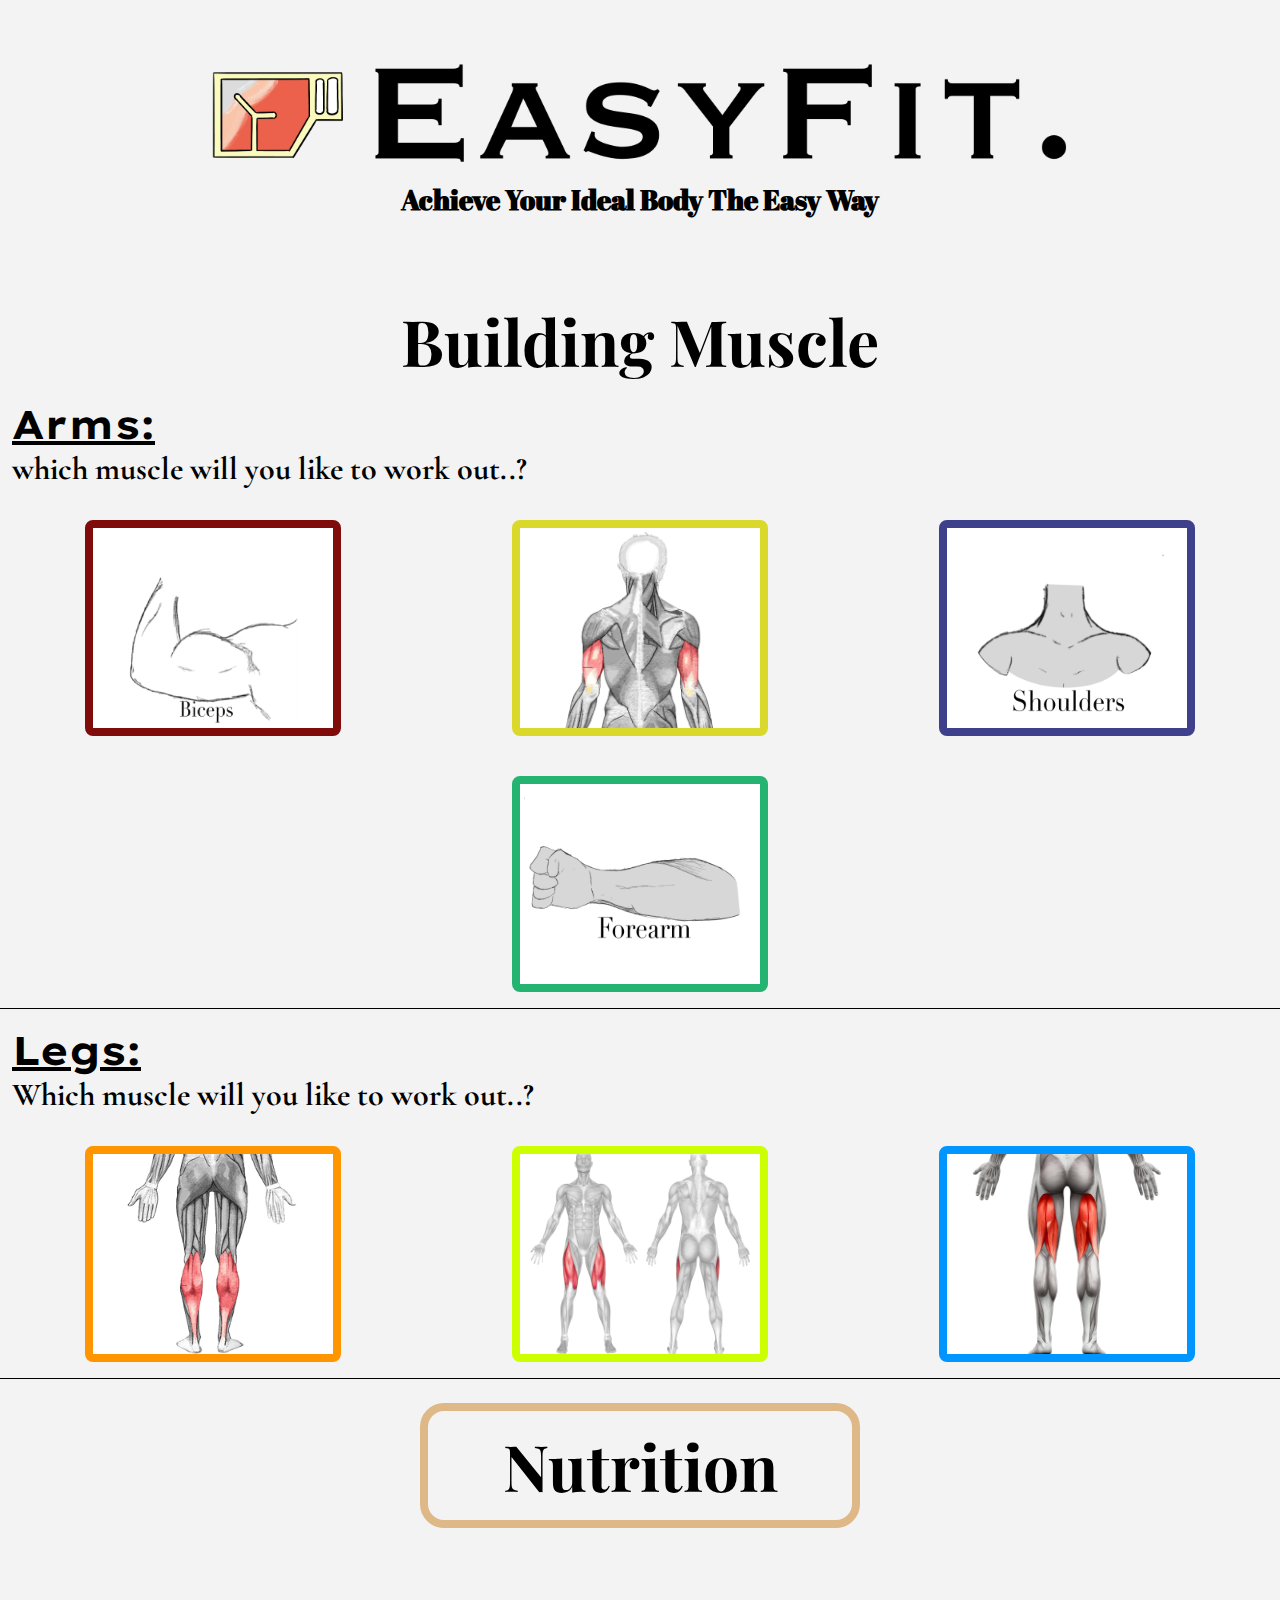
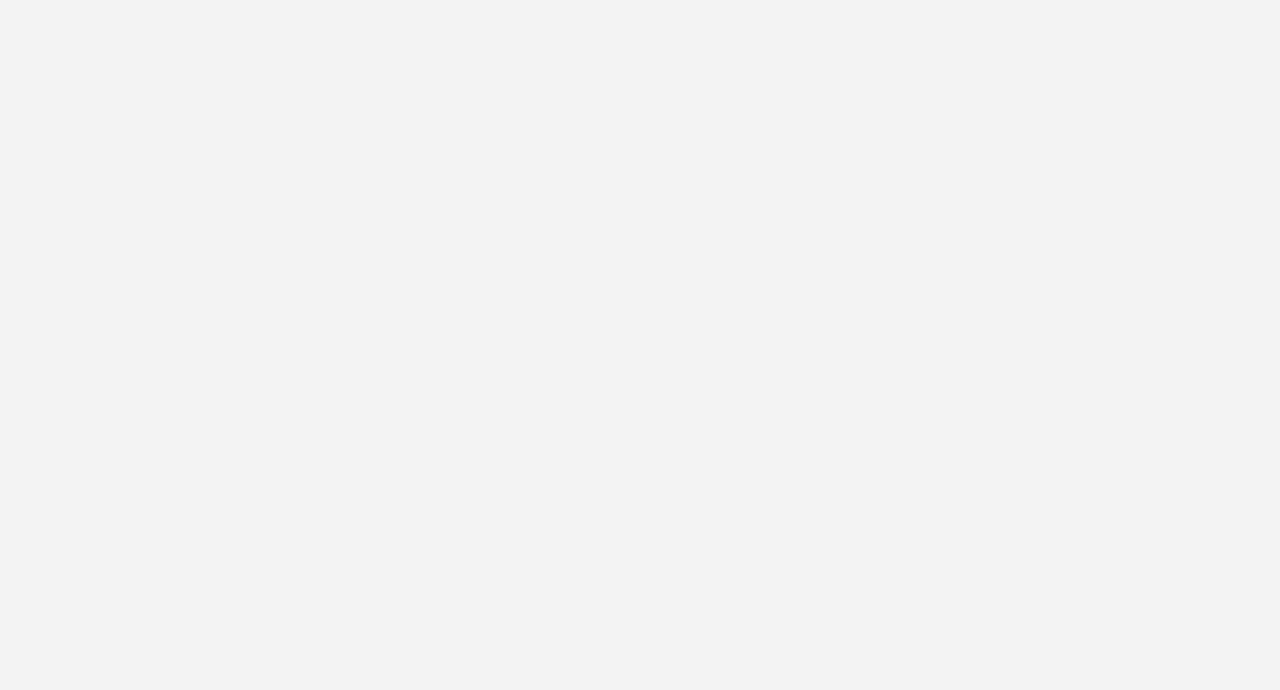
<file: index.html>
<!DOCTYPE html>
<html lang="en">
<head>
    <meta charset="UTF-8">
    <meta name="viewport" content="width=device-width, initial-scale=1.0">
    <meta http-equiv="X-UA-Compatible" content="ie=edge">
    <link rel="stylesheet" href="style.css">
    <!-- Font: Abril Fat Face -->
    <link href="https://fonts.googleapis.com/css?family=Abril+Fatface&display=swap" rel="stylesheet">
    <!-- Playfair Display -->
    <link href="https://fonts.googleapis.com/css?family=Playfair+Display&display=swap" rel="stylesheet">
    <!-- Lexend Exa -->
    <link href="https://fonts.googleapis.com/css?family=Lexend+Exa&display=swap" rel="stylesheet">
    <!-- Cormorant Garamound -->
    <link href="https://fonts.googleapis.com/css?family=Cormorant+Garamond&display=swap" rel="stylesheet">
    <title>Homepage</title>
</head>

<meta name="viewport" content="width=device-width,initial-scale=1,maximum-scale=1,user-scalable=no">
<meta http-equiv="X-UA-Compatible" content="IE=edge,chrome=1">
<meta name="HandheldFriendly" content="true">

<body>
<div>

<div id="sec1">
    <!-- Logo -->
    <div id="logodiv">
    <img id="logo" src="EasyFit-Logo2.png" alt="EasyFit">
    </div>
<!-- </div> -->

    <!-- Slogan below logo -->
    <div id="slogan_div">
        <!-- Slogan_div2 breaks the two h3s apart -->
        <!-- <div id="sloagn_div2"> -->
        <h3 class="slogan">Achieve Your Ideal Body The Easy Way</h3>
        <!-- </div> -->
        
    
</div>

<div id="sec2">
    <!-- Building Muscle -->
    <div class="bmdiv">
        <h1 id="bm">Building Muscle</h1>
    </div>
    
    <!-- Arms EX -->
    <div id="armswhole">
    <h1> <u id="arms">Arms:</u> </h1>
    <h1 id="ex1">which muscle will you like to work out..? </h1>
    </div>
       
<div id="all3squares">
    <!-- Bicep Square -->
    <div id="bicepsquare">
        <a href="bicep.html" id="biceplink"></a>
    </div>

    <!-- Tricep Square -->
    <div id="tricepsquare">
        <a id="triceplink" href="tricep.html"></a>
    </div>

    <!-- Shoulder Square -->
    <div id="shouldersquare">
        <a id="shoulderlink" href="shoulder.html" ></a>
    </div>
</div>

    <!-- Forearm Square -->
    <div id="forearmsquare">
        <a id="forearmlink" href="forearm.html"></a>
    </div>



    <!--Legs-->
    <div id="sec3">
        <!-- Legs EX -->
        <div id="legswhole">
        <h1> <u id="legs">Legs:</u> </h1>
        <h1 id="ex2">Which muscle will you like to work out..? </h1>
        </div>
     <div id="forallegs">
           
        <div id="all3squares2">
        <!-- Calve Square -->
            <div id="Calvesquare">
                <a href="calve.html" id="calvelink" ></a>
            </div>
    
            <!-- Tricep Square -->
            <div id="Quadsquare">
                <a id="quadlink" href="quad.html" ></a>
            </div>
    
            <!-- Shoulder Square -->
            <div id="Hamstringsquare">
                <a id="hamstringlink" href="hamstring.html" ></a>
            </div>
    </div>

    <div id="j">
        <a href="nutrition.html">
        <div class="bmdiv" id="Nutrition">
            <h1>Nutrition</h1>
        </div>
        </a>
    </div>
</div>


</div>
</body>
</html>
</file>
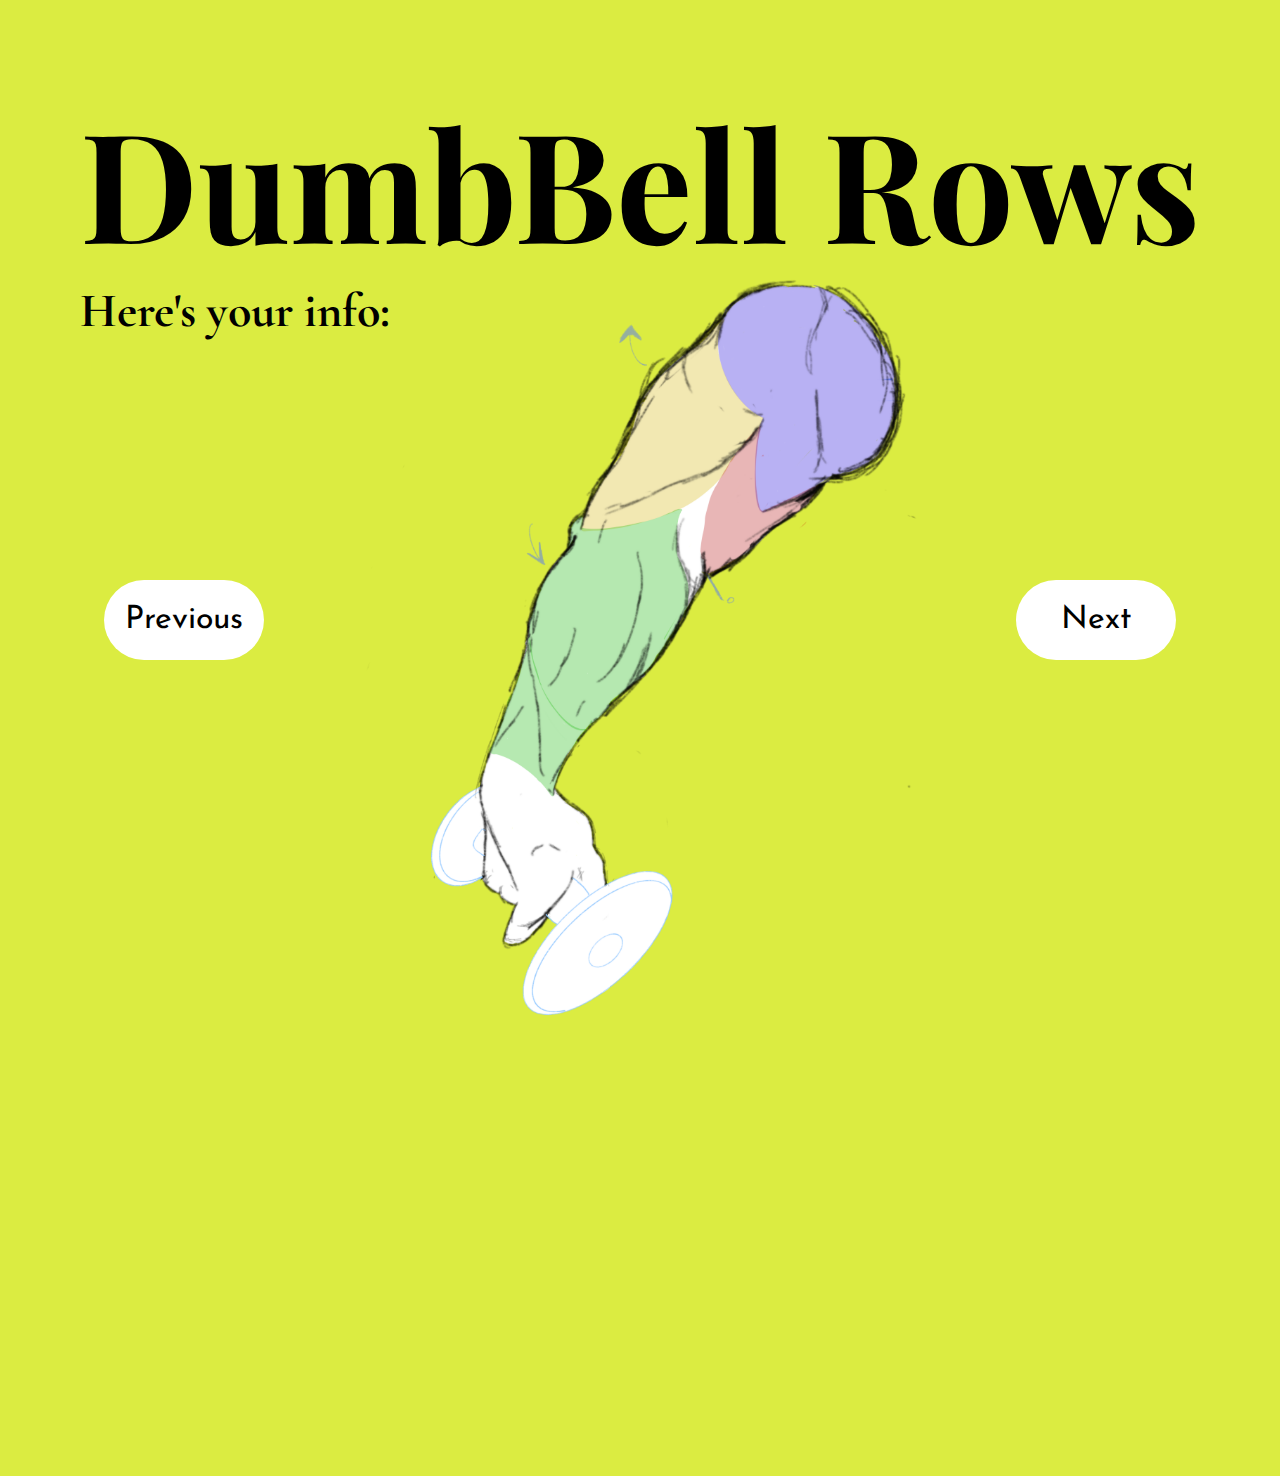
<file: dumbbellrows.html>
<!DOCTYPE html>
<html lang="en">
<head>
    <meta charset="UTF-8">
    <meta name="viewport" content="width=device-width, initial-scale=1.0">
    <meta http-equiv="X-UA-Compatible" content="ie=edge">
    <link rel="stylesheet" href="dumbbellrows.css">
    <script src="dumbbellrows.js"></script>
    <!-- Play-fair Display -->
    <link href="https://fonts.googleapis.com/css?family=Playfair+Display&display=swap" rel="stylesheet">
    <!-- Carmorant Garamound -->
    <link href="https://fonts.googleapis.com/css?family=Cormorant+Garamond&display=swap" rel="stylesheet">
    <!-- Josefin Sans -->
    <link href="https://fonts.googleapis.com/css?family=Josefin+Sans&display=swap" rel="stylesheet">
    <title>Document</title>
</head>
<body>
<div id="everything">

    <!-- BicepTitle -->
    <div id="biceptitle">
        <h1 id="bicepname">DumbBell Rows</h1>
    </div>

    <!-- "Heres your info:" -->
    <div id="hyidiv">
        <h3 id="hyi">Here's your info:</h3>
    </div>


    <div id="img">
          <!-- Button left -->
    <button id="btn2"  onclick="myFunction2()"> <span>Previous</span> </button>
       <!-- BicepCurl image -->
    <img id="bcimg" src="dumbbellrow1.png" style="width:900px">
    <!-- Button right -->
    <button id="btn"  onclick="myFunction()"> <span>Next</span> </button>
    </div>  

    <div id="par">
            <p> 
                
            </p>
    </div>






</div>   
</body>
</html>
</file>
<file: style.css>
* {
    margin: 0px;
    padding: 0px;
}

body {
    background-color: rgb(243, 243, 243);
    zoom: 80%;
}

/* SECTION 1 */

/* Section 1 color */
#sec1 {
    /* background-color: white; */
}

/* Logo Adjustment */
#logo {
 width: 1300px;
}

#logodiv {
    display: flex;
    flex-direction: row;
    justify-content: center;
    margin-top: -350px;
    margin-left: -130px;
}

/* Slogan */
.slogan {
    font-family: 'Abril Fatface', cursive;
    font-size: 35px;
}

#slogan_div {
    display: flex;
    flex-direction: row;
     justify-content: center; 
     margin-top: -400px;
        /* margin-left: 70px;  */
    color: black;
}

#forspace {
    color: white;
}
/* SECTION 2 */


/* Building Muscle Title */
.bmdiv{
    display: flex;
    flex-direction: row;
    justify-content: center;
    font-family: 'Playfair Display', serif;
    font-size: 40px;
    margin-top: 100px;
    /* margin-left: 80px; */
    color: rgb(0, 0, 0);
    opacity: 1;
}

/* Arms title with some words */
#armswhole {
    color: rgb(0, 0, 0);
    padding-left: 15px;
    padding-top: 20px;
}

#legswhole {
    color: rgb(0, 0, 0);
    padding-left: 15px;
    padding-top: 20px;
    border-top: 1px black solid;
    margin-top: 20px;
}

/* "Arms" */
#arms {
    font-family: 'Lexend Exa', sans-serif;
    font-size: 50px;
    /* color: rgb(130, 255, 140); */
}

#legs {
    font-family: 'Lexend Exa', sans-serif;
    font-size: 50px;
    /* color: rgb(130, 255, 140); */
}

/* "which muscles will you like to work out..?" */
#ex1 {
    font-family: 'Cormorant Garamond', serif;
    font-size: 40px;
}

#ex2 {
    font-family: 'Cormorant Garamond', serif;
    font-size: 40px;
}

#all3squares {
    display: flex;
    flex-direction: row;
    justify-content: space-around;
    margin-top: 40px;
}

#all3squares2 {
    display: flex;
    flex-direction: row;
    justify-content: space-around;
    margin-top: 40px;
}
/* Bicep Square */

#biceplink {
    display: block;
    /* NOTE: IMAGE IS PLACEHOLDER */
    background-image: url("bicepimg3.png");
    background-color: rgb(255, 255, 255);
    width: 300px;
    height: 250px;
    background-repeat: no-repeat;
    overflow:hidden;
    text-indent:100%;
    white-space:nowrap;
    border-radius: 10px;
    border: rgb(128, 11, 11) solid 10px;
    transition-duration: 0.4s;
    background-size: cover; 
    background-position: center;
}

#biceplink:hover {
    border: rgb(128, 11, 11) solid 10px;
    background-color: rgb(128, 11, 11);
}

#calvelink {
    display: block;
    /* NOTE: IMAGE IS PLACEHOLDER */
    background-image: url(calf.png);
    background-color: rgb(255, 255, 255);
    background-position: center;
    width: 300px;
    height: 250px;
    background-repeat: no-repeat;
    overflow:hidden;
    text-indent:100%;
    white-space:nowrap;
    border-radius: 10px;
    border: rgb(255, 149, 0) solid 10px;
    transition-duration: 0.4s;
    margin-bottom: 20px;
}

#calvelink:hover {
    border: rgb(255, 149, 0) solid 10px;
    background-color: rgb(255, 149, 0);
}

/* Tricep Square */
#quadlink {
    display: block;
    /* NOTE: IMAGE IS PLACEHOLDER */
    background-image: url(quads.png);
    background-color: rgb(255, 255, 255);
    background-position: center;
    width: 300px;
    height: 250px;
    background-repeat: no-repeat;
    overflow:hidden;
    text-indent:100%;
    white-space:nowrap;
    border-radius: 10px; 
    border: rgb(204, 255, 0) solid 10px;
    transition-duration: 0.4s; 
    background-size: cover;
}

#quadlink:hover {
    border: rgb(204, 255, 0) solid 10px;
    background-color: rgb(204, 255, 0);
}


/* Tricep Square */
#triceplink {
    display: block;
    /* NOTE: IMAGE IS PLACEHOLDER */
    background-image: url(tricep.png);
    background-color: rgb(255, 255, 255);
    width: 300px;
    height: 250px;
    background-repeat: no-repeat;
    overflow:hidden;
    text-indent:100%;
    white-space:nowrap;
    border-radius: 10px; 
    border: rgb(219, 216, 44) solid 10px;
    transition-duration: 0.4s; 
    background-size: cover;
}

#triceplink:hover {
    border: rgb(219, 216, 44) solid 10px;
    background-color: rgb(219, 216, 44);
}

/* Shoulder Square */
#shoulderlink {
    display: block;
    /* NOTE: IMAGE IS PLACEHOLDER */
    background-image: url("shoulders2.png");
    background-color: rgb(255, 255, 255);
    width: 300px;
    height: 250px;
    background-repeat: no-repeat;
    overflow:hidden;
    text-indent:100%;
    white-space:nowrap;
    border-radius: 10px; 
    border: rgb(62, 64, 140) solid 10px;
    transition-duration: 0.4s;
    background-size:400px;
    background-position: center

}

#shoulderlink:hover {
    border: rgb(62, 64, 140) solid 10px;
    background-color: rgb(62, 64, 140);
}


/* Shoulder Square */
#hamstringlink {
    display: block;
    /* NOTE: IMAGE IS PLACEHOLDER */
    background-image: url(hamstring.png);
    background-color: rgb(255, 255, 255);
    background-position: center;
    width: 300px;
    height: 250px;
    background-repeat: no-repeat;
    overflow:hidden;
    text-indent:100%;
    white-space:nowrap;
    border-radius: 10px; 
    border: rgb(0, 149, 255) solid 10px;
    transition-duration: 0.4s;
    background-size: cover;
}

#hamstringlink:hover {
    border: rgb(0, 149, 255) solid 10px;
    background-color: rgb(0, 149, 255);
}

/* Forearm Square */
#forearmsquare {
    display: flex;
    flex-direction: row;
    justify-content: center;
    margin-top: 50px;
}

#forearmlink {
    display: block;
    /* NOTE: IMAGE IS PLACEHOLDER */
    background-image: url(forearm.png);
    background-color: rgb(255, 255, 255);
    width: 300px;
    height: 250px;
    background-repeat: no-repeat;
    overflow:hidden;
    text-indent:100%;
    white-space:nowrap;
    border-radius: 10px; 
    border: rgb(36, 179, 112) solid 10px;
    transition-duration: 0.4s;
    background-size: 400px;
    background-position: center 
}

#forearmlink:hover {
    border: rgb(36, 179, 112) solid 10px;
    background-color: rgb(36, 179, 112)
}


#mission{
    display: flex;
    justify-content: center;
    margin-top: 30px;
}

#Nutrition{
    border: 10px burlywood solid;
    width:500px;
    padding: 15px;
    margin-top: 30px; 
    margin-bottom: 30px;
    border-radius: 30px;
    transition-duration: 0.4s;
}

#Nutrition:hover{
    border: burlywood solid 10px;
    background-color: burlywood;
}

#j{
    display: flex;
    justify-content: center;
    border-top: 1px black solid
}

a{
    text-decoration: none;
}


/* Responsive */

@media screen and (max-width: 1060px) {
    .bmdiv { 
    text-align: center;
     }

     /* Centering the arms text */
     #armswhole {
         text-align: center;
     }

     /* Centering  first 3 squares in a column */
     #all3squares {
         display: flex;
         flex-direction: column;
         align-items: center;
     }

     /* Spacing out the tricep square */
     #tricepsquare {
         margin-top: 20px;
     }

     /* Spacing out the shoulder square */
     #shouldersquare {
         margin-top: 20px;
     }

     /* Spacing out the forearm square */
     #forearmsquare {
         margin-top: 20px;
     }

     /* Centering the legs text */
     #legswhole {
         text-align: center;
     }

     /* Centering  first 3 squares in a column */
     #all3squares2 {
        display: flex;
        flex-direction: column;
        align-items: center;
     }
}
</file>
<file: dumbbellrows.css>
* {
    margin: 0px;
    padding: 0px;
}

body {
    padding: 100px;
    background-color: rgb(219, 236, 65);
    zoom: 80%;
}

/* BicepCurls Title */
#bicepname {
    font-family: 'Playfair Display', serif;
    font-size: 190px;
}

/* Bicep Title Position */
#biceptitle {
display: flex;
flex-direction: row;
justify-content: center;
}

/* "Heres your info:" */
#hyi {
    font-family: 'Cormorant Garamond', serif;
    font-size: 60px;
}

/* Image's position */
#img {
    display: flex;
    flex-direction: row;
    justify-content: center;
}

#bcimg {
  margin-top: -250px;
}

/* Button decoration right */
#btn {

    font-family: 'Josefin Sans', sans-serif;
    text-align: center;
    margin-left: 20px;
    border-radius: 50px;
    width: 200px;
    height: 100px;
    margin-top: 300px;
    background-color: white;
    border: none;
    font-size: 40px;
    cursor: pointer;
}

#btn span {
    cursor: pointer;
    display: inline-block;
    position: relative;
    transition: 0.5s;
  }
  
  #btn span:after {
    content: '\00bb';
    position: absolute;
    opacity: 0;
    top: 0;
    right: -20px;
    transition: 0.5s;
  }
  
  #btn:hover span {
    padding-right: 25px;
  }
  
  #btn:hover span:after {
    opacity: 1;
    right: 0;
  }

  /* Button decoration left */
#btn2 {

    font-family: 'Josefin Sans', sans-serif;
    text-align: center;
    margin-right: 20px;
    border-radius: 50px;
    width: 200px;
    height: 100px;
    margin-top: 300px;
    background-color: white;
    border: none;
    font-size: 40px;
    cursor: pointer;
}

#btn2 span {
    cursor: pointer;
    display: inline-block;
    position: relative;
    transition: 0.5s;
  }
  
  #btn2 span:after {
    content: ' \00AB'; 
    position: absolute;
    opacity: 0;
    top: 0;
    left: -20px;
    transition: 0.5s;
  }
  
  #btn2:hover span {
    padding-left: 25px;
  }
  
  #btn2:hover span:after {
    opacity: 1;
    left: 0;
  }





  /* Responsive */
  @media screen and (max-width: 1060px) {
  body {
    padding: 0px;
  }

  #bicepname {
    text-align: center;
    font-size: 80px;
  }

  #hyi {
    text-align: center;
    margin-top: 20px;
    font-size: 50px;
  }




  }
</file>
